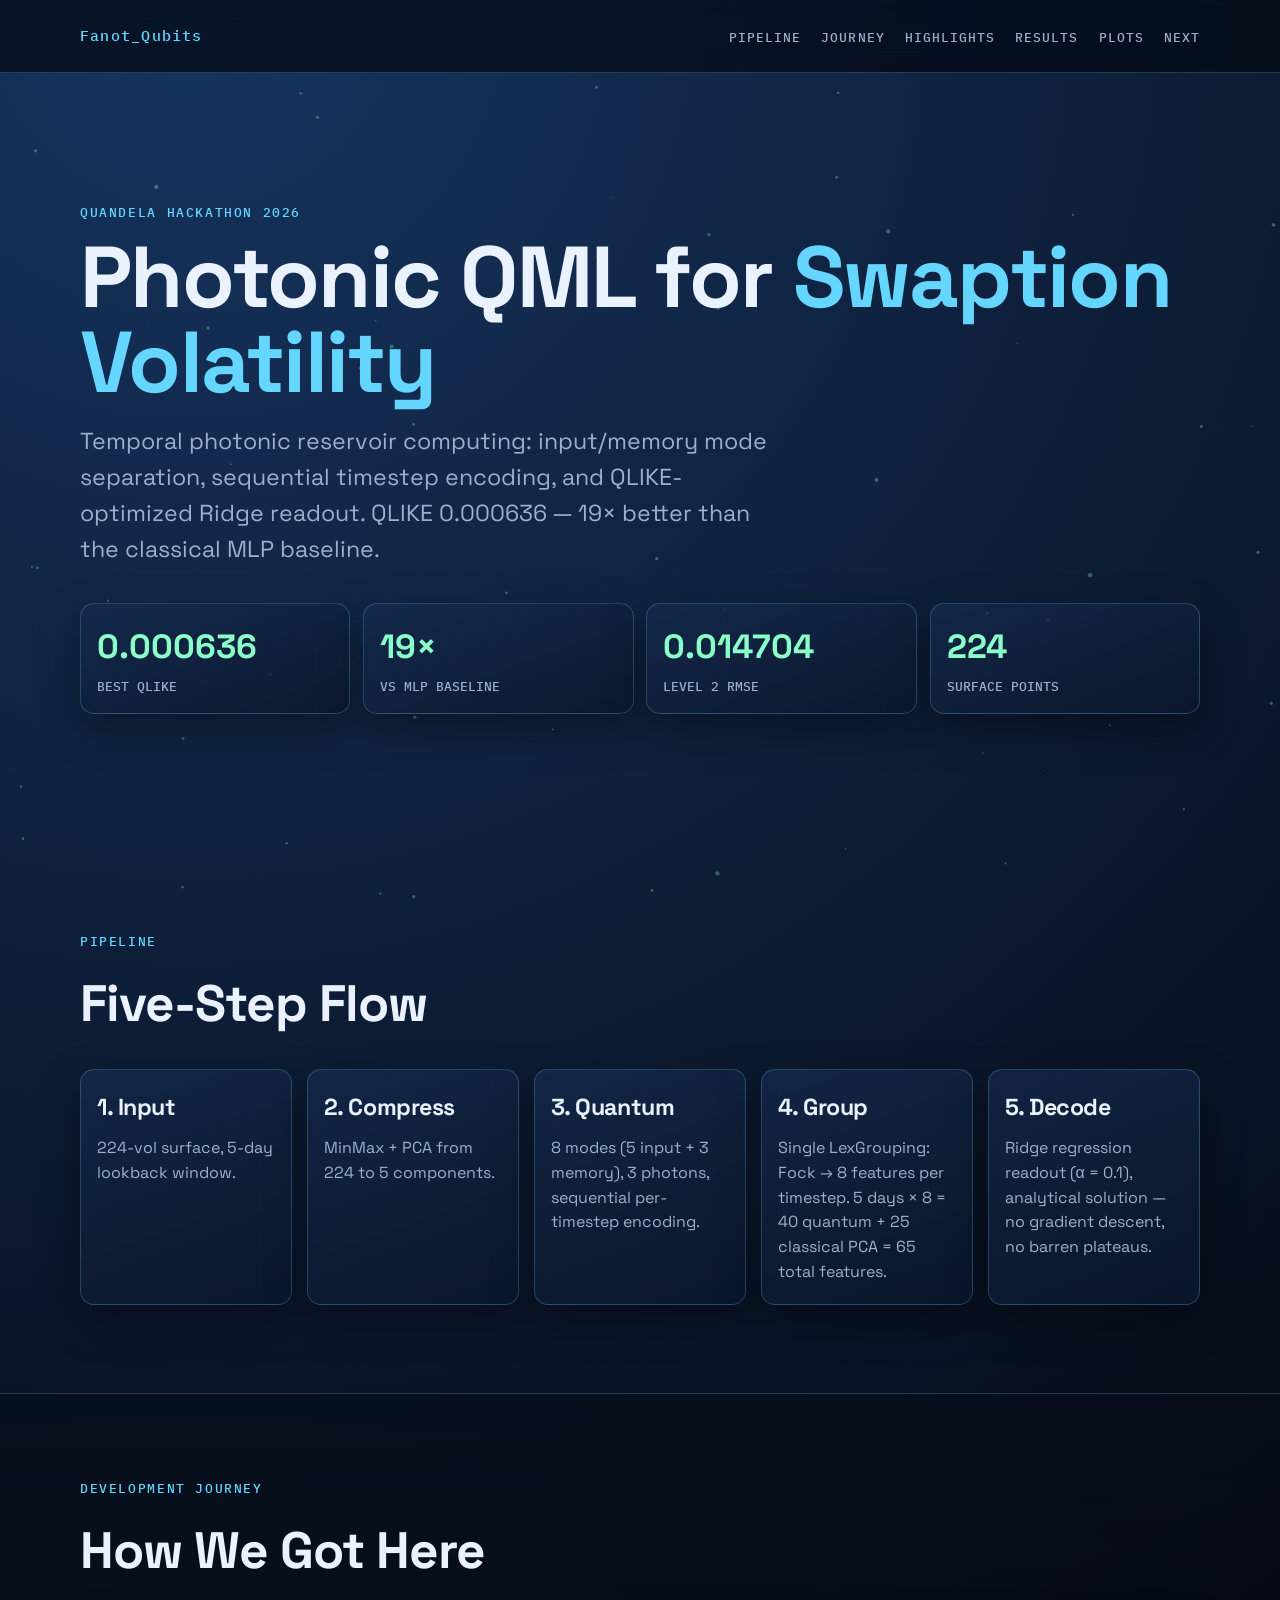
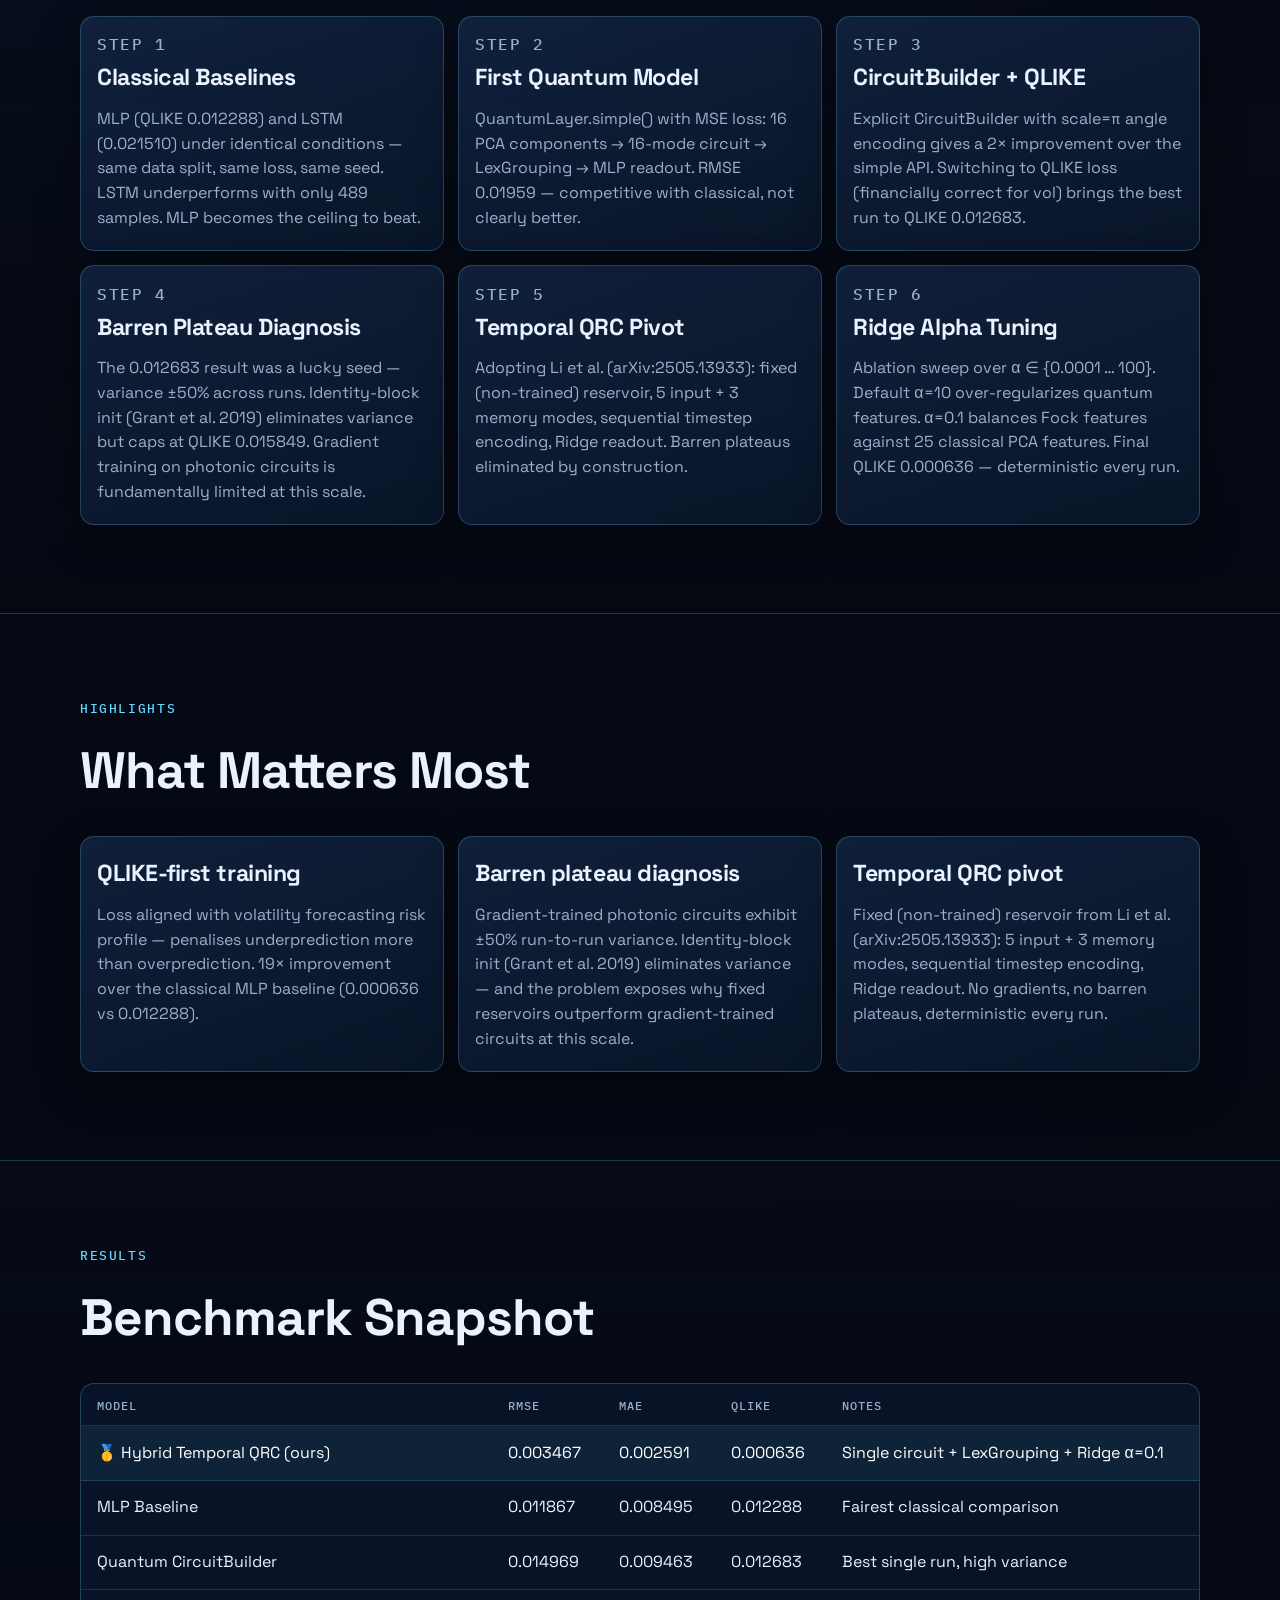
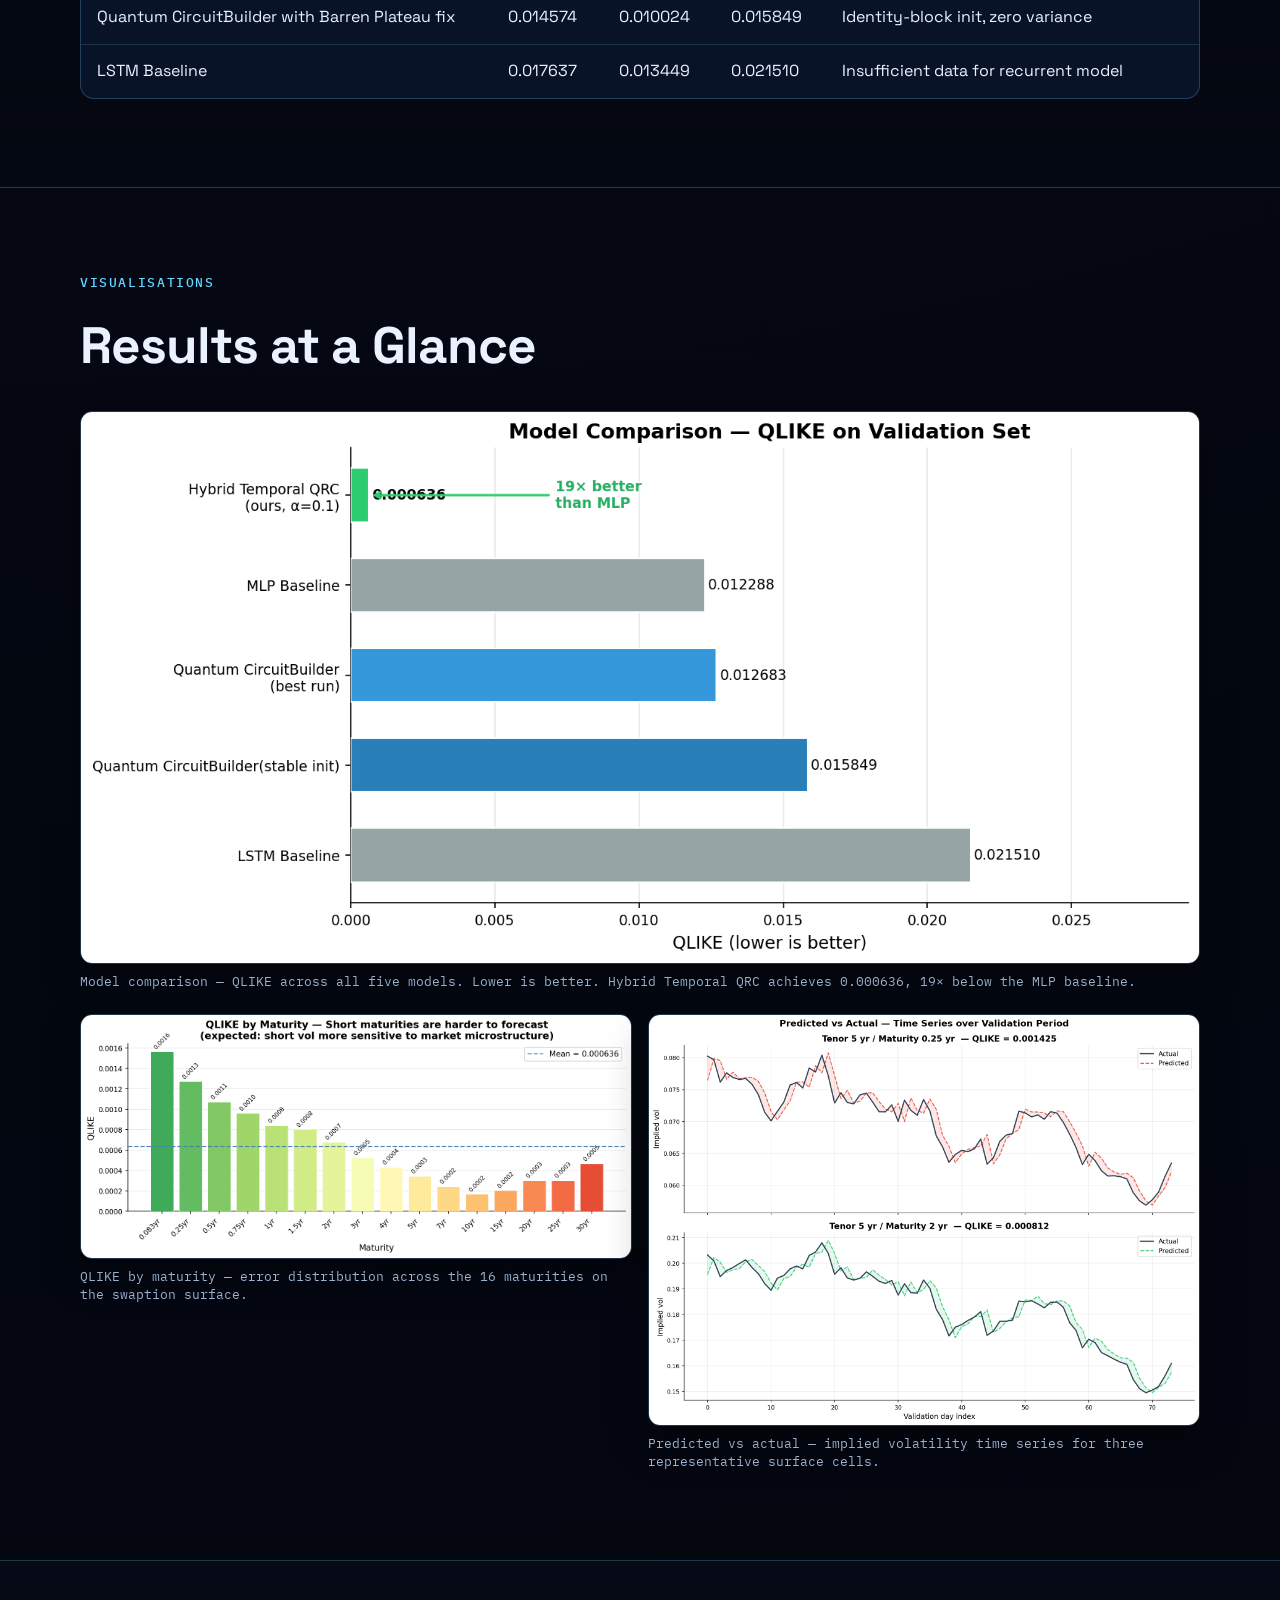
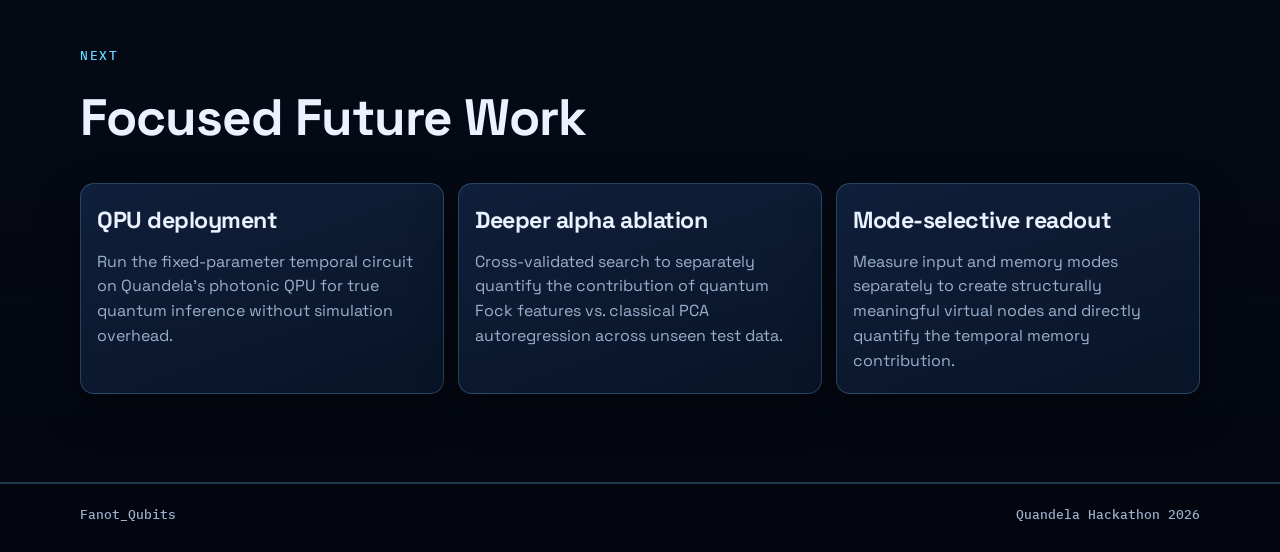
<file: Fanot_Qubits_Website/index.html>
<!doctype html>
<html lang="en">
  <head>
    <meta charset="UTF-8" />
    <meta name="viewport" content="width=device-width, initial-scale=1.0" />
    <title>QRC Swaption | Photonic QML</title>
    <link rel="preconnect" href="https://fonts.googleapis.com" />
    <link rel="preconnect" href="https://fonts.gstatic.com" crossorigin />
    <link
      href="https://fonts.googleapis.com/css2?family=Space+Grotesk:wght@400;600;700&family=IBM+Plex+Mono:wght@400;500&display=swap"
      rel="stylesheet"
    />
    <link rel="stylesheet" href="styles.css" />
  </head>
  <body>
    <canvas id="bg-canvas" aria-hidden="true"></canvas>

    <header class="topbar">
      <div class="wrap topbar-inner">
        <a class="brand" href="#hero">Fanot_Qubits</a>
        <nav>
          <ul class="menu">
            <li><a href="#pipeline">Pipeline</a></li>
            <li><a href="#journey">Journey</a></li>
            <li><a href="#highlights">Highlights</a></li>
            <li><a href="#results">Results</a></li>
            <li><a href="#plots">Plots</a></li>
            <li><a href="#next">Next</a></li>
          </ul>
        </nav>
      </div>
    </header>

    <main>
      <section id="hero" class="hero">
        <div class="wrap">
          <p class="eyebrow">Quandela Hackathon 2026</p>
          <h1>Photonic QML for <span>Swaption Volatility</span></h1>
          <p class="hero-copy">
            Temporal photonic reservoir computing: input/memory mode separation,
            sequential timestep encoding, and QLIKE-optimized Ridge readout.
            QLIKE 0.000636 — 19× better than the classical MLP baseline.
          </p>
          <div class="stats">
            <article class="stat">
              <p class="value">0.000636</p>
              <p class="label">Best QLIKE</p>
            </article>
            <article class="stat">
              <p class="value">19×</p>
              <p class="label">vs MLP Baseline</p>
            </article>
            <article class="stat">
              <p class="value">0.014704</p>
              <p class="label">Level 2 RMSE</p>
            </article>
            <article class="stat">
              <p class="value">224</p>
              <p class="label">Surface Points</p>
            </article>
          </div>
        </div>
      </section>

      <section id="pipeline" class="section">
        <div class="wrap">
          <p class="eyebrow">Pipeline</p>
          <h2>Five-Step Flow</h2>
          <div class="grid five">
            <article class="card reveal">
              <h3>1. Input</h3>
              <p>224-vol surface, 5-day lookback window.</p>
            </article>
            <article class="card reveal">
              <h3>2. Compress</h3>
              <p>MinMax + PCA from 224 to 5 components.</p>
            </article>
            <article class="card reveal">
              <h3>3. Quantum</h3>
              <p>8 modes (5 input + 3 memory), 3 photons, sequential per-timestep encoding.</p>
            </article>
            <article class="card reveal">
              <h3>4. Group</h3>
              <p>Single LexGrouping: Fock → 8 features per timestep. 5 days × 8 = 40 quantum + 25 classical PCA = 65 total features.</p>
            </article>
            <article class="card reveal">
              <h3>5. Decode</h3>
              <p>Ridge regression readout (α = 0.1), analytical solution — no gradient descent, no barren plateaus.</p>
            </article>
          </div>
        </div>
      </section>

      <section id="journey" class="section tint">
        <div class="wrap">
          <p class="eyebrow">Development Journey</p>
          <h2>How We Got Here</h2>
          <div class="grid three">
            <article class="card reveal">
              <p class="step-num">Step 1</p>
              <h3>Classical Baselines</h3>
              <p>MLP (QLIKE 0.012288) and LSTM (0.021510) under identical conditions — same data split, same loss, same seed. LSTM underperforms with only 489 samples. MLP becomes the ceiling to beat.</p>
            </article>
            <article class="card reveal">
              <p class="step-num">Step 2</p>
              <h3>First Quantum Model</h3>
              <p>QuantumLayer.simple() with MSE loss: 16 PCA components → 16-mode circuit → LexGrouping → MLP readout. RMSE 0.01959 — competitive with classical, not clearly better.</p>
            </article>
            <article class="card reveal">
              <p class="step-num">Step 3</p>
              <h3>CircuitBuilder + QLIKE</h3>
              <p>Explicit CircuitBuilder with scale=π angle encoding gives a 2× improvement over the simple API. Switching to QLIKE loss (financially correct for vol) brings the best run to QLIKE 0.012683.</p>
            </article>
            <article class="card reveal">
              <p class="step-num">Step 4</p>
              <h3>Barren Plateau Diagnosis</h3>
              <p>The 0.012683 result was a lucky seed — variance ±50% across runs. Identity-block init (Grant et al. 2019) eliminates variance but caps at QLIKE 0.015849. Gradient training on photonic circuits is fundamentally limited at this scale.</p>
            </article>
            <article class="card reveal">
              <p class="step-num">Step 5</p>
              <h3>Temporal QRC Pivot</h3>
              <p>Adopting Li et al. (arXiv:2505.13933): fixed (non-trained) reservoir, 5 input + 3 memory modes, sequential timestep encoding, Ridge readout. Barren plateaus eliminated by construction.</p>
            </article>
            <article class="card reveal">
              <p class="step-num">Step 6</p>
              <h3>Ridge Alpha Tuning</h3>
              <p>Ablation sweep over α ∈ {0.0001 … 100}. Default α=10 over-regularizes quantum features. α=0.1 balances Fock features against 25 classical PCA features. Final QLIKE 0.000636 — deterministic every run.</p>
            </article>
          </div>
        </div>
      </section>

      <section id="highlights" class="section">
        <div class="wrap">
          <p class="eyebrow">Highlights</p>
          <h2>What Matters Most</h2>
          <div class="grid three">
            <article class="card reveal">
              <h3>QLIKE-first training</h3>
              <p>Loss aligned with volatility forecasting risk profile — penalises underprediction more than overprediction. 19× improvement over the classical MLP baseline (0.000636 vs 0.012288).</p>
            </article>
            <article class="card reveal">
              <h3>Barren plateau diagnosis</h3>
              <p>Gradient-trained photonic circuits exhibit ±50% run-to-run variance. Identity-block init (Grant et al. 2019) eliminates variance — and the problem exposes why fixed reservoirs outperform gradient-trained circuits at this scale.</p>
            </article>
            <article class="card reveal">
              <h3>Temporal QRC pivot</h3>
              <p>Fixed (non-trained) reservoir from Li et al. (arXiv:2505.13933): 5 input + 3 memory modes, sequential timestep encoding, Ridge readout. No gradients, no barren plateaus, deterministic every run.</p>
            </article>
          </div>
        </div>
      </section>

      <section id="results" class="section tint">
        <div class="wrap">
          <p class="eyebrow">Results</p>
          <h2>Benchmark Snapshot</h2>
          <div class="table-wrap reveal">
            <table>
              <thead>
                <tr>
                  <th>Model</th>
                  <th>RMSE</th>
                  <th>MAE</th>
                  <th>QLIKE</th>
                  <th>Notes</th>
                </tr>
              </thead>
              <tbody>
                <tr class="focus">
                  <td>🥇 Hybrid Temporal QRC (ours)</td>
                  <td>0.003467</td>
                  <td>0.002591</td>
                  <td>0.000636</td>
                  <td>Single circuit + LexGrouping + Ridge α=0.1</td>
                </tr>
                <tr>
                  <td>MLP Baseline</td>
                  <td>0.011867</td>
                  <td>0.008495</td>
                  <td>0.012288</td>
                  <td>Fairest classical comparison</td>
                </tr>
                <tr>
                  <td>Quantum CircuitBuilder</td>
                  <td>0.014969</td>
                  <td>0.009463</td>
                  <td>0.012683</td>
                  <td>Best single run, high variance</td>
                </tr>
                <tr>
                  <td>Quantum CircuitBuilder with Barren Plateau fix</td>
                  <td>0.014574</td>
                  <td>0.010024</td>
                  <td>0.015849</td>
                  <td>Identity-block init, zero variance</td>
                </tr>
                <tr>
                  <td>LSTM Baseline</td>
                  <td>0.017637</td>
                  <td>0.013449</td>
                  <td>0.021510</td>
                  <td>Insufficient data for recurrent model</td>
                </tr>
              </tbody>
            </table>
          </div>
        </div>
      </section>

      <section id="plots" class="section">
        <div class="wrap">
          <p class="eyebrow">Visualisations</p>
          <h2>Results at a Glance</h2>
          <figure class="plot-full reveal">
            <img src="images/model-comparison.png" alt="Model comparison bar chart" class="plot-img" />
            <figcaption class="plot-caption">Model comparison — QLIKE across all five models. Lower is better. Hybrid Temporal QRC achieves 0.000636, 19× below the MLP baseline.</figcaption>
          </figure>
          <div class="plot-pair">
            <figure class="reveal">
              <img src="images/qlike-by-maturity.png" alt="QLIKE by maturity" class="plot-img" />
              <figcaption class="plot-caption">QLIKE by maturity — error distribution across the 16 maturities on the swaption surface.</figcaption>
            </figure>
            <figure class="reveal">
              <img src="images/predicted-vs-actual.png" alt="Predicted vs actual time series" class="plot-img" />
              <figcaption class="plot-caption">Predicted vs actual — implied volatility time series for three representative surface cells.</figcaption>
            </figure>
          </div>
        </div>
      </section>

      <section id="next" class="section tint">
        <div class="wrap">
          <p class="eyebrow">Next</p>
          <h2>Focused Future Work</h2>
          <div class="grid three">
            <article class="card reveal">
              <h3>QPU deployment</h3>
              <p>Run the fixed-parameter temporal circuit on Quandela's photonic QPU for true quantum inference without simulation overhead.</p>
            </article>
            <article class="card reveal">
              <h3>Deeper alpha ablation</h3>
              <p>Cross-validated search to separately quantify the contribution of quantum Fock features vs. classical PCA autoregression across unseen test data.</p>
            </article>
            <article class="card reveal">
              <h3>Mode-selective readout</h3>
              <p>Measure input and memory modes separately to create structurally meaningful virtual nodes and directly quantify the temporal memory contribution.</p>
            </article>
          </div>
        </div>
      </section>
    </main>

    <footer class="footer">
      <div class="wrap footer-inner">
        <p>Fanot_Qubits</p>
        <p>Quandela Hackathon 2026</p>
      </div>
    </footer>

    <script src="script.js"></script>
  </body>
</html>
</file>
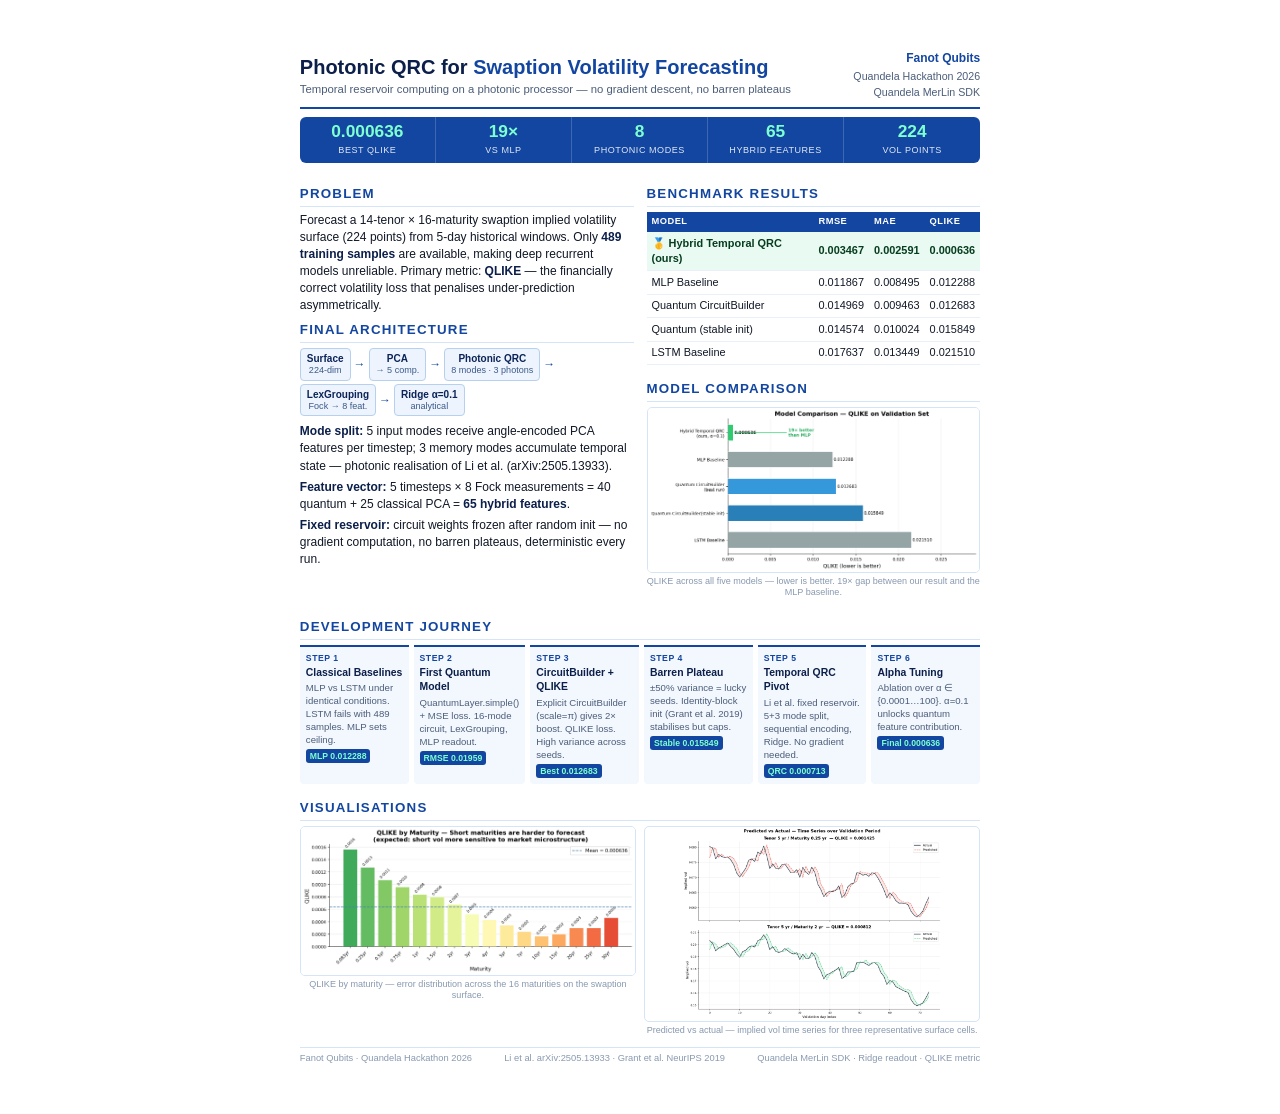
<file: summary.html>
<!doctype html>
<html lang="en">
<head>
  <meta charset="UTF-8" />
  <meta name="viewport" content="width=device-width, initial-scale=1.0" />
  <title>Fanot Qubits — Photonic QRC for Swaption Vol</title>
  <style>
    @page {
      size: A4;
      margin: 13mm 15mm 12mm 15mm;
    }

    * { box-sizing: border-box; margin: 0; padding: 0; }

    body {
      font-family: 'Segoe UI', Arial, sans-serif;
      font-size: 9pt;
      line-height: 1.42;
      color: #111827;
      background: white;
    }

    @media screen {
      body { padding: 13mm 15mm; max-width: 210mm; margin: 0 auto; }
    }

    /* ── HEADER ─────────────────────────────────── */
    .hdr {
      border-bottom: 2.5px solid #1346a0;
      padding-bottom: 6px;
      margin-bottom: 8px;
      display: flex;
      justify-content: space-between;
      align-items: flex-end;
    }
    .hdr-left h1 {
      font-size: 15pt;
      font-weight: 800;
      color: #0b1f4a;
      line-height: 1.15;
      margin-bottom: 2px;
    }
    .hdr-left h1 span { color: #1346a0; }
    .hdr-left .sub {
      font-size: 8.5pt;
      color: #4b5e7a;
    }
    .hdr-right {
      text-align: right;
      font-size: 8pt;
      color: #4b5e7a;
      line-height: 1.55;
    }
    .hdr-right strong { color: #1346a0; font-size: 9pt; }

    /* ── STATS BAR ───────────────────────────────── */
    .stats-bar {
      display: grid;
      grid-template-columns: repeat(5, 1fr);
      background: #1346a0;
      border-radius: 6px;
      overflow: hidden;
      margin-bottom: 7px;
    }
    .s {
      padding: 5px 6px;
      text-align: center;
      border-right: 1px solid rgba(255,255,255,0.18);
      color: white;
    }
    .s:last-child { border-right: none; }
    .sv {
      display: block;
      font-size: 13pt;
      font-weight: 800;
      color: #7dffd0;
      line-height: 1.1;
    }
    .sl {
      font-size: 6.8pt;
      text-transform: uppercase;
      letter-spacing: 0.06em;
      opacity: 0.88;
    }

    /* ── COLUMNS ─────────────────────────────────── */
    .cols {
      display: grid;
      grid-template-columns: 1fr 1fr;
      gap: 13px;
      margin-bottom: 6px;
    }

    /* ── SECTION HEADING ─────────────────────────── */
    h2 {
      font-size: 10pt;
      font-weight: 700;
      text-transform: uppercase;
      letter-spacing: 0.09em;
      color: #1346a0;
      border-bottom: 1px solid #d4e5f8;
      padding-bottom: 2px;
      margin-bottom: 5px;
      margin-top: 15px;
    }

    p { margin-bottom: 4px; }
    strong { color: #0b1f4a; }

    /* ── ARCH FLOW ───────────────────────────────── */
    .flow {
      display: flex;
      align-items: center;
      flex-wrap: wrap;
      gap: 3px;
      margin: 5px 0 7px;
    }
    .fbox {
      background: #eef4fd;
      border: 1px solid #b6d0ef;
      border-radius: 4px;
      padding: 3px 6px;
      font-size: 7.5pt;
      font-weight: 600;
      color: #0b2458;
      text-align: center;
      line-height: 1.3;
    }
    .fbox small { font-weight: 400; font-size: 6.8pt; display: block; color: #3a5a8a; }
    .arr { color: #1346a0; font-size: 9pt; font-weight: 700; }

    /* ── RESULTS TABLE ───────────────────────────── */
    table {
      width: 100%;
      border-collapse: collapse;
      font-size: 8.2pt;
      margin-bottom: 8px;
    }
    thead th {
      background: #1346a0;
      color: white;
      padding: 3.5px 5px;
      font-size: 7pt;
      text-transform: uppercase;
      letter-spacing: 0.05em;
      text-align: left;
    }
    tbody td {
      padding: 3.5px 5px;
      border-bottom: 1px solid #e8f0fa;
    }
    tr.best td {
      background: #e9faf2;
      font-weight: 700;
      color: #073d1f;
    }
    .win { color: #0a7c40; }

    /* ── FIGURES ─────────────────────────────────── */
    .fig-img {
      display: block;
      width: 100%;
      border-radius: 5px;
      border: 1px solid #d4e5f8;
    }
    .fig-cap {
      font-size: 6.8pt;
      color: #8899b0;
      margin-top: 3px;
      text-align: center;
      line-height: 1.3;
    }
    .fig-pair {
      display: grid;
      grid-template-columns: 1fr 1fr;
      gap: 8px;
      margin-bottom: 6px;
    }
    .fig-pair figure { margin: 0; }
    .fig-pair .fig-img { max-height: 52mm; object-fit: contain; background: white; }

    /* ── JOURNEY ─────────────────────────────────── */
    .journey {
      display: grid;
      grid-template-columns: repeat(6, 1fr);
      gap: 5px;
      margin-bottom: 5px;
    }
    .jstep {
      background: #f3f7fe;
      border-top: 2.5px solid #1346a0;
      border-radius: 0 0 4px 4px;
      padding: 5px 6px;
    }
    .jn {
      font-size: 6.5pt;
      font-weight: 700;
      color: #1346a0;
      text-transform: uppercase;
      letter-spacing: 0.06em;
      margin-bottom: 1px;
    }
    .jt {
      font-size: 7.8pt;
      font-weight: 700;
      color: #0b1f4a;
      margin-bottom: 2px;
    }
    .jstep p {
      font-size: 7.2pt;
      color: #4b5e7a;
      margin-bottom: 0;
      line-height: 1.35;
    }
    .badge {
      display: inline-block;
      background: #1346a0;
      color: #7dffd0;
      font-size: 6.5pt;
      font-weight: 700;
      border-radius: 3px;
      padding: 1px 4px;
      margin-top: 2px;
    }

    

    /* ── FOOTER ──────────────────────────────────── */
    .footer {
      border-top: 1px solid #d4e5f8;
      padding-top: 4px;
      display: flex;
      justify-content: space-between;
      font-size: 7pt;
      color: #8899b0;
    }

    /* ── PRINT ───────────────────────────────────── */
    @media print {
      body { -webkit-print-color-adjust: exact; print-color-adjust: exact; }
    }
  </style>
</head>
<body>

  <!-- HEADER -->
  <div class="hdr">
    <div class="hdr-left">
      <h1>Photonic QRC for <span>Swaption Volatility Forecasting</span></h1>
      <p class="sub">Temporal reservoir computing on a photonic processor — no gradient descent, no barren plateaus</p>
    </div>
    <div class="hdr-right">
      <strong>Fanot Qubits</strong><br>
      Quandela Hackathon 2026<br>
      Quandela MerLin SDK
    </div>
  </div>

  <!-- STATS BAR -->
  <div class="stats-bar">
    <div class="s"><span class="sv">0.000636</span><span class="sl">Best QLIKE</span></div>
    <div class="s"><span class="sv">19×</span><span class="sl">vs MLP</span></div>
    <div class="s"><span class="sv">8</span><span class="sl">Photonic Modes</span></div>
    <div class="s"><span class="sv">65</span><span class="sl">Hybrid Features</span></div>
    <div class="s"><span class="sv">224</span><span class="sl">Vol Points</span></div>
  </div>

  <!-- BODY COLUMNS -->
  <div class="cols">

    <!-- LEFT: Problem + Architecture -->
    <div>
      <h2>Problem</h2>
      <p>Forecast a 14-tenor × 16-maturity swaption implied volatility surface (224 points) from 5-day historical windows. Only <strong>489 training samples</strong> are available, making deep recurrent models unreliable. Primary metric: <strong>QLIKE</strong> — the financially correct volatility loss that penalises under-prediction asymmetrically.</p>

      <h2 style="margin-top:7px">Final Architecture</h2>
      <div class="flow">
        <div class="fbox">Surface<small>224-dim</small></div>
        <span class="arr">→</span>
        <div class="fbox">PCA<small>→ 5 comp.</small></div>
        <span class="arr">→</span>
        <div class="fbox">Photonic QRC<small>8 modes · 3 photons</small></div>
        <span class="arr">→</span>
        <div class="fbox">LexGrouping<small>Fock → 8 feat.</small></div>
        <span class="arr">→</span>
        <div class="fbox">Ridge α=0.1<small>analytical</small></div>
      </div>
      <p><strong>Mode split:</strong> 5 input modes receive angle-encoded PCA features per timestep; 3 memory modes accumulate temporal state — photonic realisation of Li et al. (arXiv:2505.13933).</p>
      <p style="margin-top:3px"><strong>Feature vector:</strong> 5 timesteps × 8 Fock measurements = 40 quantum + 25 classical PCA = <strong>65 hybrid features</strong>.</p>
      <p style="margin-top:3px"><strong>Fixed reservoir:</strong> circuit weights frozen after random init — no gradient computation, no barren plateaus, deterministic every run.</p>
    </div>

    <!-- RIGHT: Benchmark Results + Model Comparison figure -->
    <div>
      <h2>Benchmark Results</h2>
      <table>
        <thead>
          <tr><th>Model</th><th>RMSE</th><th>MAE</th><th>QLIKE</th></tr>
        </thead>
        <tbody>
          <tr class="best">
            <td>🥇 Hybrid Temporal QRC (ours)</td>
            <td>0.003467</td><td>0.002591</td><td class="win">0.000636</td>
          </tr>
          <tr>
            <td>MLP Baseline</td>
            <td>0.011867</td><td>0.008495</td><td>0.012288</td>
          </tr>
          <tr>
            <td>Quantum CircuitBuilder</td>
            <td>0.014969</td><td>0.009463</td><td>0.012683</td>
          </tr>
          <tr>
            <td>Quantum (stable init)</td>
            <td>0.014574</td><td>0.010024</td><td>0.015849</td>
          </tr>
          <tr>
            <td>LSTM Baseline</td>
            <td>0.017637</td><td>0.013449</td><td>0.021510</td>
          </tr>
        </tbody>
      </table>

      <h2>Model Comparison</h2>
      <figure>
        <img src="Fanot_Qubits_Website/images/model-comparison.png" alt="Model comparison chart" class="fig-img" />
        <p class="fig-cap">QLIKE across all five models — lower is better. 19× gap between our result and the MLP baseline.</p>
      </figure>
    </div>
  </div>

  <!-- JOURNEY -->
  <h2>Development Journey</h2>
  <div class="journey">
    <div class="jstep">
      <div class="jn">Step 1</div>
      <div class="jt">Classical Baselines</div>
      <p>MLP vs LSTM under identical conditions. LSTM fails with 489 samples. MLP sets ceiling.</p>
      <span class="badge">MLP 0.012288</span>
    </div>
    <div class="jstep">
      <div class="jn">Step 2</div>
      <div class="jt">First Quantum Model</div>
      <p>QuantumLayer.simple() + MSE loss. 16-mode circuit, LexGrouping, MLP readout.</p>
      <span class="badge">RMSE 0.01959</span>
    </div>
    <div class="jstep">
      <div class="jn">Step 3</div>
      <div class="jt">CircuitBuilder + QLIKE</div>
      <p>Explicit CircuitBuilder (scale=π) gives 2× boost. QLIKE loss. High variance across seeds.</p>
      <span class="badge">Best 0.012683</span>
    </div>
    <div class="jstep">
      <div class="jn">Step 4</div>
      <div class="jt">Barren Plateau</div>
      <p>±50% variance = lucky seeds. Identity-block init (Grant et al. 2019) stabilises but caps.</p>
      <span class="badge">Stable 0.015849</span>
    </div>
    <div class="jstep">
      <div class="jn">Step 5</div>
      <div class="jt">Temporal QRC Pivot</div>
      <p>Li et al. fixed reservoir. 5+3 mode split, sequential encoding, Ridge. No gradient needed.</p>
      <span class="badge">QRC 0.000713</span>
    </div>
    <div class="jstep">
      <div class="jn">Step 6</div>
      <div class="jt">Alpha Tuning</div>
      <p>Ablation over α ∈ {0.0001…100}. α=0.1 unlocks quantum feature contribution.</p>
      <span class="badge">Final 0.000636</span>
    </div>
  </div>

  <!-- FIGURES ROW -->
  <h2>Visualisations</h2>
  <div class="fig-pair">
    <figure>
      <img src="Fanot_Qubits_Website/images/qlike-by-maturity.png" alt="QLIKE by maturity" class="fig-img" />
      <p class="fig-cap">QLIKE by maturity — error distribution across the 16 maturities on the swaption surface.</p>
    </figure>
    <figure>
      <img src="Fanot_Qubits_Website/images/predicted-vs-actual.png" alt="Predicted vs actual time series" class="fig-img" />
      <p class="fig-cap">Predicted vs actual — implied vol time series for three representative surface cells.</p>
    </figure>
  </div>

  <!-- CONTRIBUTIONS -->
  

  <!-- FOOTER -->
  <div class="footer">
    <span>Fanot Qubits · Quandela Hackathon 2026</span>
    <span>Li et al. arXiv:2505.13933 · Grant et al. NeurIPS 2019</span>
    <span>Quandela MerLin SDK · Ridge readout · QLIKE metric</span>
  </div>

</body>
</html>
</file>
<file: Fanot_Qubits_Website/styles.css>
﻿:root {
  --bg: #050913;
  --bg-soft: #0b1426;
  --card: rgba(10, 23, 44, 0.82);
  --line: rgba(122, 209, 255, 0.24);
  --text: #eaf2ff;
  --muted: #9bb0cc;
  --accent: #64d6ff;
  --accent-2: #8affc8;
  --shadow: 0 16px 40px rgba(0, 0, 0, 0.35);
  --head: "Space Grotesk", sans-serif;
  --mono: "IBM Plex Mono", monospace;
}

* {
  box-sizing: border-box;
  margin: 0;
  padding: 0;
}

html {
  scroll-behavior: smooth;
}

body {
  background: radial-gradient(circle at 15% 0%, #16345f 0%, var(--bg) 35%, #03060f 100%);
  color: var(--text);
  font-family: var(--head);
  font-size: 18px;
  line-height: 1.55;
  overflow-x: hidden;
}

#bg-canvas {
  position: fixed;
  inset: 0;
  z-index: 0;
  opacity: 0.4;
  pointer-events: none;
}

.wrap {
  width: min(1120px, 100% - 2.2rem);
  margin: 0 auto;
  position: relative;
  z-index: 1;
}

.topbar {
  position: sticky;
  top: 0;
  backdrop-filter: blur(12px);
  background: rgba(4, 9, 19, 0.72);
  border-bottom: 1px solid var(--line);
  z-index: 20;
}

.topbar-inner {
  min-height: 72px;
  display: flex;
  align-items: center;
  justify-content: space-between;
}

.brand {
  font: 500 0.95rem/1 var(--mono);
  color: var(--accent);
  text-decoration: none;
  letter-spacing: 0.08em;
}

.menu {
  list-style: none;
  display: flex;
  gap: 1.25rem;
}

.menu a {
  font: 500 0.82rem/1 var(--mono);
  color: var(--muted);
  text-decoration: none;
  text-transform: uppercase;
  letter-spacing: 0.08em;
}

.menu a:hover {
  color: var(--accent);
}

.section,
.hero {
  padding: 5.5rem 0;
}

.hero {
  min-height: 86vh;
  display: flex;
  align-items: center;
}

.eyebrow {
  font: 500 0.84rem/1 var(--mono);
  letter-spacing: 0.12em;
  text-transform: uppercase;
  color: var(--accent);
  margin-bottom: 1rem;
}

h1,
h2,
h3 {
  font-family: var(--head);
  letter-spacing: -0.02em;
}

h1 {
  font-size: clamp(2.5rem, 8vw, 5.4rem);
  line-height: 0.98;
  margin-bottom: 1.2rem;
}

h1 span {
  color: var(--accent);
}

h2 {
  font-size: clamp(2rem, 5vw, 3.2rem);
  margin-bottom: 1.6rem;
}

h3 {
  font-size: clamp(1.15rem, 2vw, 1.45rem);
  margin-bottom: 0.65rem;
}

.hero-copy {
  max-width: 44rem;
  font-size: clamp(1.1rem, 2.3vw, 1.45rem);
  color: var(--muted);
  margin-bottom: 2.2rem;
}

.stats {
  display: grid;
  grid-template-columns: repeat(4, minmax(0, 1fr));
  gap: 0.8rem;
}

.stat,
.card {
  background: linear-gradient(160deg, rgba(22, 44, 80, 0.65), var(--card));
  border: 1px solid var(--line);
  border-radius: 14px;
  box-shadow: var(--shadow);
}

.stat {
  padding: 1.1rem 1rem;
}

.value {
  font-size: clamp(1.45rem, 3vw, 2.1rem);
  font-weight: 700;
  color: var(--accent-2);
}

.label {
  margin-top: 0.35rem;
  font: 500 0.8rem/1.3 var(--mono);
  color: var(--muted);
  text-transform: uppercase;
}

.grid {
  display: grid;
  gap: 0.9rem;
}

.grid.five {
  grid-template-columns: repeat(5, minmax(0, 1fr));
}

.grid.three {
  grid-template-columns: repeat(3, minmax(0, 1fr));
}

.card {
  padding: 1.2rem 1rem;
}

.card p {
  color: var(--muted);
  font-size: 1rem;
}

.tint {
  background: linear-gradient(180deg, rgba(6, 12, 24, 0.62), rgba(4, 9, 18, 0.3));
  border-top: 1px solid var(--line);
  border-bottom: 1px solid var(--line);
}

.table-wrap {
  overflow-x: auto;
  border: 1px solid var(--line);
  border-radius: 14px;
  background: var(--card);
}

table {
  width: 100%;
  border-collapse: collapse;
  min-width: 650px;
}

th,
td {
  padding: 0.9rem 1rem;
  text-align: left;
}

th {
  font: 500 0.78rem/1 var(--mono);
  color: var(--muted);
  letter-spacing: 0.08em;
  text-transform: uppercase;
}

td {
  font-size: 1rem;
  border-top: 1px solid rgba(122, 209, 255, 0.16);
}

tr.focus td {
  color: #ffffff;
  background: rgba(100, 214, 255, 0.08);
}

.footer {
  border-top: 1px solid var(--line);
  padding: 1.4rem 0 1.8rem;
}

.footer-inner {
  display: flex;
  justify-content: space-between;
  gap: 1rem;
  color: var(--muted);
  font: 500 0.82rem/1.3 var(--mono);
}

.plot-img {
  display: block;
  width: 100%;
  border-radius: 12px;
  border: 1px solid var(--line);
  box-shadow: var(--shadow);
}

.plot-full {
  margin-bottom: 1.4rem;
}

.plot-pair {
  display: grid;
  grid-template-columns: 1fr 1fr;
  gap: 1rem;
}

.plot-caption {
  margin-top: 0.55rem;
  font: 400 0.82rem/1.4 var(--mono);
  color: var(--muted);
}

@media (max-width: 700px) {
  .plot-pair {
    grid-template-columns: 1fr;
  }
}

.step-num {
  font: 500 0.78rem/1 var(--mono);
  letter-spacing: 0.1em;
  text-transform: uppercase;
  color: var(--accent-2);
  margin-bottom: 0.5rem;
}

.reveal {
  opacity: 0;
  transform: translateY(16px);
  transition: opacity 0.5s ease, transform 0.5s ease;
}

.reveal.visible {
  opacity: 1;
  transform: translateY(0);
}

@media (max-width: 1000px) {
  .stats {
    grid-template-columns: repeat(2, minmax(0, 1fr));
  }

  .grid.five {
    grid-template-columns: repeat(2, minmax(0, 1fr));
  }

  .grid.three {
    grid-template-columns: repeat(2, minmax(0, 1fr));
  }
}

@media (max-width: 700px) {
  body {
    font-size: 17px;
  }

  .topbar-inner {
    flex-direction: column;
    justify-content: center;
    gap: 0.8rem;
    padding: 0.8rem 0;
  }

  .menu {
    flex-wrap: wrap;
    justify-content: center;
  }

  .hero,
  .section {
    padding: 4.2rem 0;
  }

  .stats,
  .grid.five,
  .grid.three {
    grid-template-columns: 1fr;
  }

  .footer-inner {
    flex-direction: column;
    align-items: flex-start;
  }
}
</file>
